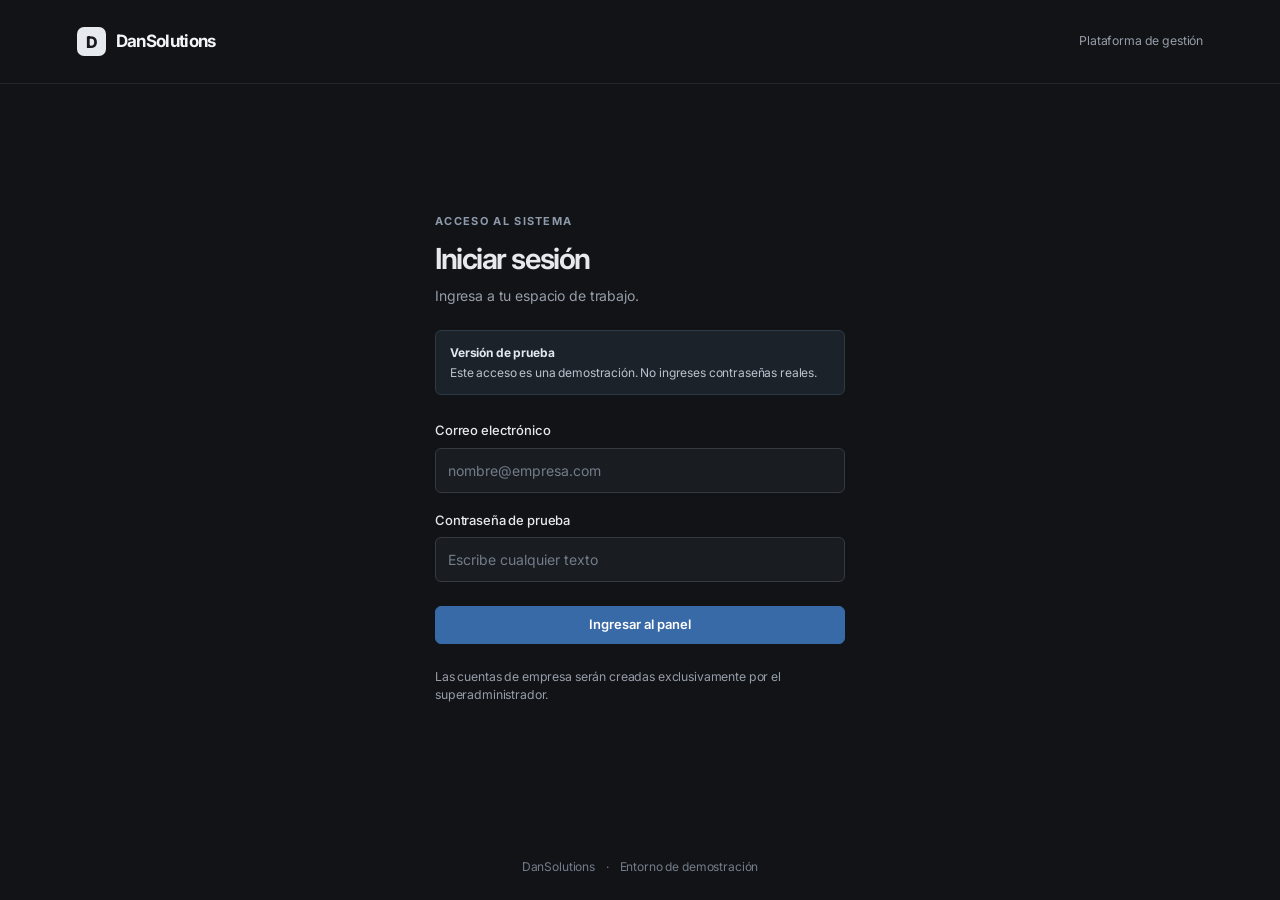
<file: index.html>
<!doctype html><html lang="es" data-bs-theme="dark"><head><meta charset="utf-8"><meta name="viewport" content="width=device-width, initial-scale=1"><title>Acceder · DanSolutions</title><link href="https://cdn.jsdelivr.net/npm/bootstrap@5.3.3/dist/css/bootstrap.min.css" rel="stylesheet"><link rel="stylesheet" href="assets/css/styles.css"></head><body class="login-page"><header class="login-header"><a class="wordmark" href="index.html"><span class="mark">D</span> DanSolutions</a><span class="muted small">Plataforma de gestión</span></header><main class="login-main"><div class="login-card"><div class="section-kicker">ACCESO AL SISTEMA</div><h1>Iniciar sesión</h1><p class="muted mb-4">Ingresa a tu espacio de trabajo.</p><div class="demo-note mb-4"><strong>Versión de prueba</strong><div>Este acceso es una demostración. No ingreses contraseñas reales.</div></div><form id="demoLogin"><div class="mb-3"><label class="form-label" for="email">Correo electrónico</label><input id="email" class="form-control" type="email" placeholder="nombre@empresa.com" autocomplete="off" required></div><div class="mb-4"><label class="form-label" for="password">Contraseña de prueba</label><input id="password" class="form-control" type="password" placeholder="Escribe cualquier texto" autocomplete="off" required></div><button class="btn btn-primary w-100 py-2" type="submit">Ingresar al panel</button></form><p class="muted small mt-4 mb-0">Las cuentas de empresa serán creadas exclusivamente por el superadministrador.</p></div></main><footer class="login-footer">DanSolutions <span>·</span> Entorno de demostración</footer><script src="assets/js/app.js"></script></body></html>
</file>
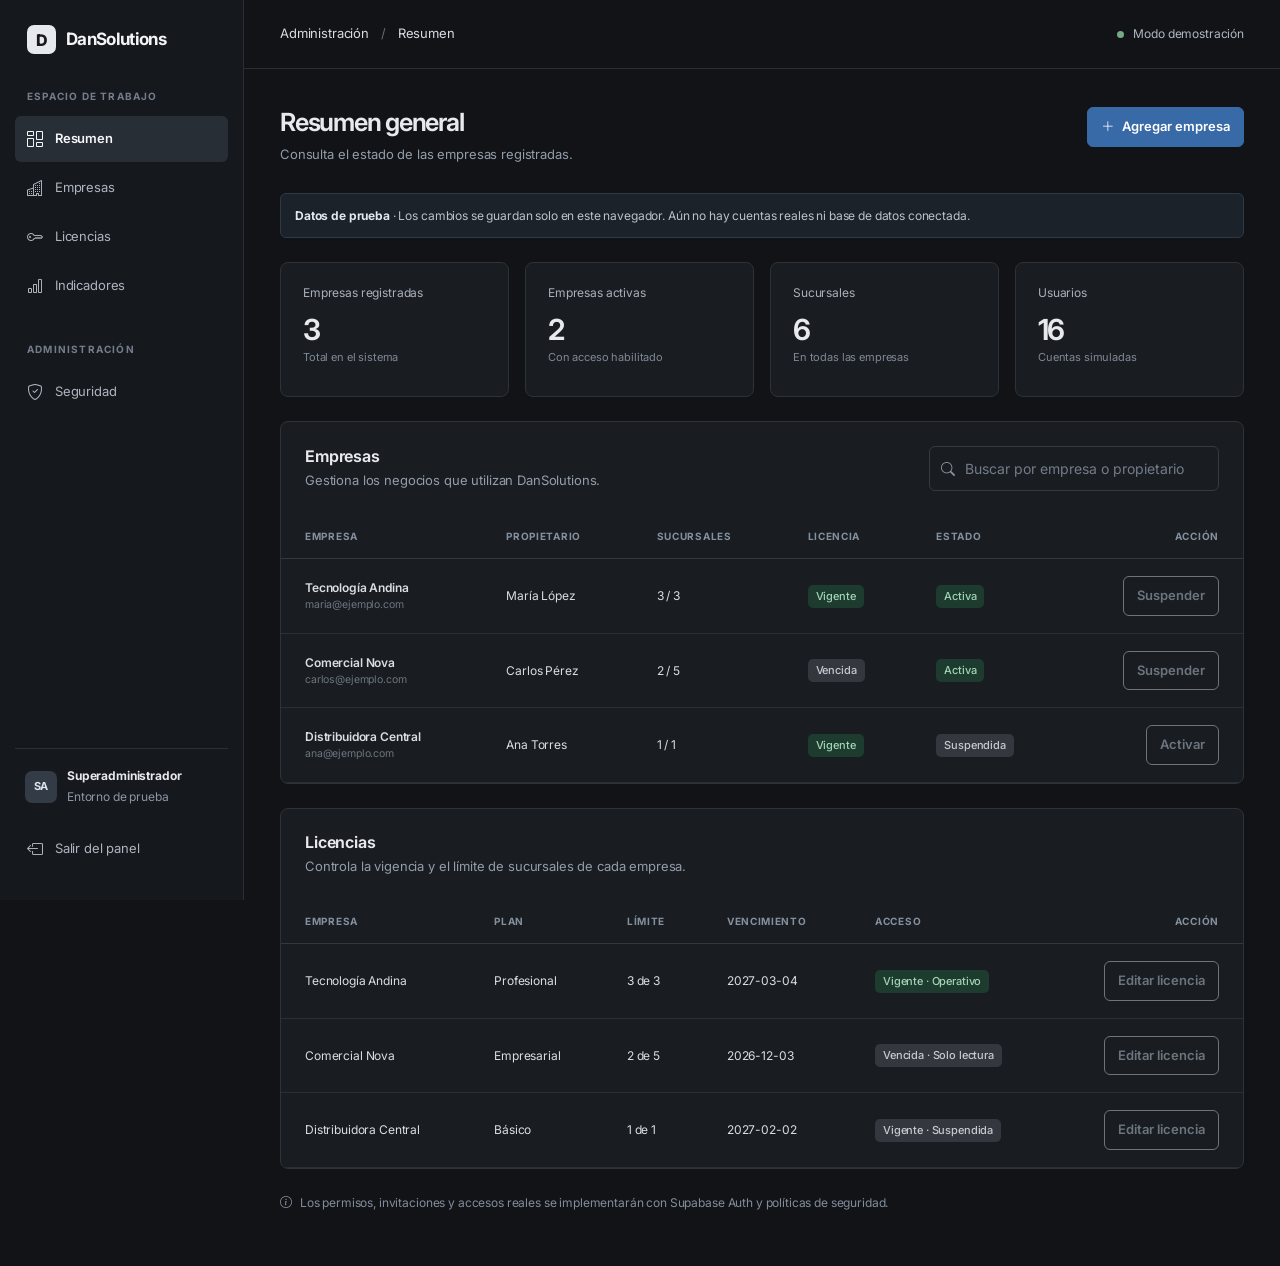
<file: dashboard.html>
<!doctype html><html lang="es" data-bs-theme="dark"><head><meta charset="utf-8"><meta name="viewport" content="width=device-width,initial-scale=1"><title>Administración · DanSolutions</title><link href="https://cdn.jsdelivr.net/npm/bootstrap@5.3.3/dist/css/bootstrap.min.css" rel="stylesheet"><link href="https://cdn.jsdelivr.net/npm/bootstrap-icons@1.11.3/font/bootstrap-icons.min.css" rel="stylesheet"><link rel="stylesheet" href="assets/css/styles.css"></head><body><div class="app-layout"><aside class="sidebar" id="sidebar"><a class="wordmark" href="dashboard.html"><span class="mark">D</span> DanSolutions</a><div class="workspace-label">ESPACIO DE TRABAJO</div><nav class="nav flex-column"><a class="nav-link active" href="dashboard.html"><i class="bi bi-columns-gap"></i> Resumen</a><a class="nav-link" href="#empresas"><i class="bi bi-buildings"></i> Empresas</a><a class="nav-link" href="#licencias"><i class="bi bi-key"></i> Licencias</a><a class="nav-link" href="#estadisticas"><i class="bi bi-bar-chart"></i> Indicadores</a><div class="nav-section">ADMINISTRACIÓN</div><a class="nav-link" href="#seguridad"><i class="bi bi-shield-check"></i> Seguridad</a></nav><div class="sidebar-bottom"><div class="account-line"><span class="avatar">SA</span><div><strong>Superadministrador</strong><small>Entorno de prueba</small></div></div><a class="nav-link mt-2" href="index.html"><i class="bi bi-box-arrow-left"></i> Salir del panel</a></div></aside><div class="main-area"><header class="topbar"><div class="d-flex align-items-center gap-3"><button class="btn btn-sm btn-outline-secondary d-lg-none" id="toggleMenu" aria-label="Abrir menú"><i class="bi bi-list"></i></button><span class="breadcrumb-label">Administración <span>/</span> Resumen</span></div><span class="environment"><span class="status-dot"></span> Modo demostración</span></header><main class="content"><div class="page-heading"><div><h1>Resumen general</h1><p>Consulta el estado de las empresas registradas.</p></div><button class="btn btn-primary" data-bs-toggle="modal" data-bs-target="#companyModal"><i class="bi bi-plus-lg me-2"></i>Agregar empresa</button></div><div class="demo-note mb-4"><strong>Datos de prueba</strong> · Los cambios se guardan solo en este navegador. Aún no hay cuentas reales ni base de datos conectada.</div><section id="estadisticas" class="row g-3 mb-4"><div class="col-sm-6 col-xl-3"><div class="metric"><div class="metric-label">Empresas registradas</div><div class="metric-value" id="countCompanies">0</div><div class="metric-foot">Total en el sistema</div></div></div><div class="col-sm-6 col-xl-3"><div class="metric"><div class="metric-label">Empresas activas</div><div class="metric-value" id="countActive">0</div><div class="metric-foot">Con acceso habilitado</div></div></div><div class="col-sm-6 col-xl-3"><div class="metric"><div class="metric-label">Sucursales</div><div class="metric-value" id="countBranches">0</div><div class="metric-foot">En todas las empresas</div></div></div><div class="col-sm-6 col-xl-3"><div class="metric"><div class="metric-label">Usuarios</div><div class="metric-value" id="countUsers">0</div><div class="metric-foot">Cuentas simuladas</div></div></div></section><section id="empresas" class="data-panel"><div class="panel-heading"><div><h2>Empresas</h2><p>Gestiona los negocios que utilizan DanSolutions.</p></div><div class="search-field"><i class="bi bi-search"></i><input id="searchCompany" class="form-control" type="search" placeholder="Buscar por empresa o propietario" aria-label="Buscar empresas"></div></div><div class="table-responsive"><table class="table align-middle mb-0"><thead><tr><th>EMPRESA</th><th>PROPIETARIO</th><th>SUCURSALES</th><th>LICENCIA</th><th>ESTADO</th><th class="text-end">ACCIÓN</th></tr></thead><tbody id="companiesTable"></tbody></table></div><p id="emptyMessage" class="muted text-center py-4 d-none">No se encontraron empresas.</p></section><section id="licencias" class="data-panel mt-4"><div class="panel-heading"><div><h2>Licencias</h2><p>Controla la vigencia y el límite de sucursales de cada empresa.</p></div></div><div class="table-responsive"><table class="table align-middle mb-0"><thead><tr><th>EMPRESA</th><th>PLAN</th><th>LÍMITE</th><th>VENCIMIENTO</th><th>ACCESO</th><th class="text-end">ACCIÓN</th></tr></thead><tbody id="licensesTable"></tbody></table></div></section><p id="seguridad" class="security-note"><i class="bi bi-info-circle me-2"></i>Los permisos, invitaciones y accesos reales se implementarán con Supabase Auth y políticas de seguridad.</p></main></div></div><div class="modal fade" id="companyModal" tabindex="-1" aria-labelledby="modalTitle" aria-hidden="true"><div class="modal-dialog modal-dialog-centered"><div class="modal-content"><form id="companyForm"><div class="modal-header"><h2 class="modal-title fs-5" id="modalTitle">Agregar empresa</h2><button class="btn-close" type="button" data-bs-dismiss="modal" aria-label="Cerrar"></button></div><div class="modal-body"><p class="muted small">Completa los datos básicos para crear una empresa de prueba.</p><div class="mb-3"><label class="form-label" for="companyName">Nombre comercial</label><input class="form-control" id="companyName" maxlength="80" required></div><div class="mb-3"><label class="form-label" for="ownerName">Nombre del propietario</label><input class="form-control" id="ownerName" maxlength="80" required></div><div class="mb-3"><label class="form-label" for="ownerEmail">Correo electrónico</label><input class="form-control" type="email" id="ownerEmail" required></div><div class="mb-3"><label class="form-label" for="newPlan">Plan inicial</label><select class="form-select" id="newPlan"><option value="1">Básico — 1 sucursal</option><option value="3" selected>Profesional — 3 sucursales</option><option value="5">Empresarial — 5 sucursales</option></select></div><div class="mb-3"><label class="form-label" for="newExpiry">Vencimiento</label><input class="form-control" id="newExpiry" type="date" required></div><div class="demo-note small">No se enviará ninguna invitación real.</div></div><div class="modal-footer"><button type="button" class="btn btn-outline-secondary" data-bs-dismiss="modal">Cancelar</button><button type="submit" class="btn btn-primary">Guardar empresa</button></div></form></div></div></div><div class="modal fade" id="licenseModal" tabindex="-1" aria-labelledby="licenseModalTitle" aria-hidden="true"><div class="modal-dialog modal-dialog-centered"><div class="modal-content"><form id="licenseForm"><div class="modal-header"><h2 class="modal-title fs-5" id="licenseModalTitle">Editar licencia</h2><button type="button" class="btn-close" data-bs-dismiss="modal" aria-label="Cerrar"></button></div><div class="modal-body"><p class="muted" id="licenseCompany"></p><input type="hidden" id="licenseId"><div class="mb-3"><label class="form-label" for="licenseLimit">Máximo de sucursales</label><input type="number" min="1" max="9999" step="1" class="form-control" id="licenseLimit" required></div><div class="mb-3"><label class="form-label" for="licenseExpiry">Fecha de vencimiento</label><input type="date" class="form-control" id="licenseExpiry" required></div><div class="form-check"><input class="form-check-input" type="checkbox" id="licenseEnabled"><label class="form-check-label" for="licenseEnabled">Licencia habilitada</label></div><p class="muted small mt-3 mb-0">Una licencia vencida o deshabilitada deja a la empresa en modo de solo lectura. La suspensión de empresa se gestiona por separado.</p></div><div class="modal-footer"><button type="button" class="btn btn-outline-secondary" data-bs-dismiss="modal">Cancelar</button><button type="submit" class="btn btn-primary">Guardar licencia</button></div></form></div></div></div><script src="https://cdn.jsdelivr.net/npm/bootstrap@5.3.3/dist/js/bootstrap.bundle.min.js"></script><script src="assets/js/app.js"></script></body></html>
</file>
<file: assets/css/styles.css>
@import url('https://fonts.googleapis.com/css2?family=Inter:wght@400;500;600;700&display=swap');:root{--bs-body-bg:#111317;--bs-body-color:#e7e9ec;--bs-primary:#4778b9;--bs-primary-rgb:71,120,185;--bs-border-color:#2b3037;--muted:#969da8}*{box-sizing:border-box}body{font-family:Inter,system-ui,-apple-system,sans-serif;font-size:14px;letter-spacing:-.01em;background:#111317;color:#e7e9ec}.muted{color:var(--muted)}.wordmark{color:#f3f4f6;text-decoration:none;font-weight:700;letter-spacing:-.04em;font-size:17px;display:inline-flex;align-items:center;gap:10px}.wordmark:hover{color:#fff}.mark{width:29px;height:29px;display:inline-grid;place-items:center;background:#e6e9ed;color:#17191e;border-radius:7px;font-size:16px;font-weight:800}.form-control{background:#191d22;border:1px solid #343a42;border-radius:6px;color:#f1f2f4;font-size:14px;padding:11px 12px}.form-control:focus{background:#191d22;color:#fff;border-color:#668cb9;box-shadow:0 0 0 3px rgba(71,120,185,.14)}.form-control::placeholder{color:#737c88}.form-label{font-weight:500;font-size:13px;margin-bottom:7px}.btn{border-radius:6px;font-size:13px;font-weight:600;padding:9px 13px}.btn-primary{background:#386aa7;border-color:#386aa7}.btn-primary:hover{background:#487ab6;border-color:#487ab6}.login-page{min-height:100vh;display:flex;flex-direction:column}.login-header{height:84px;padding:0 max(28px,6vw);display:flex;align-items:center;justify-content:space-between;border-bottom:1px solid #23272d}.login-main{flex:1;display:grid;place-items:center;padding:44px 18px}.login-card{width:min(100%,410px)}.login-card h1{font-size:29px;letter-spacing:-.05em;font-weight:650;margin:12px 0 8px}.section-kicker{font-size:11px;letter-spacing:.12em;color:#8e9aaa;font-weight:700}.demo-note{background:#1b2229;border:1px solid #2c3a47;border-radius:6px;padding:12px 14px;color:#b8c3ce;font-size:12px;line-height:1.65}.demo-note strong{color:#e1e8f0}.login-footer{padding:24px;text-align:center;color:#747d89;font-size:12px}.login-footer span{padding:0 8px}.app-layout{display:flex;min-height:100vh}.sidebar{width:244px;background:#15181d;border-right:1px solid #292e35;position:fixed;inset:0 auto 0 0;display:flex;flex-direction:column;padding:25px 15px;z-index:1040}.sidebar>.wordmark{margin:0 12px 35px}.workspace-label,.nav-section{font-size:10px;letter-spacing:.12em;font-weight:700;color:#747e8b;margin:0 12px 12px}.nav-section{margin-top:30px}.sidebar .nav-link{display:flex;align-items:center;gap:12px;padding:11px 12px;color:#aeb5bf;font-size:13px;border-radius:6px;margin-bottom:3px}.sidebar .nav-link i{font-size:16px}.sidebar .nav-link:hover{color:#f1f2f4;background:#22262c}.sidebar .nav-link.active{background:#282e36;color:#f5f6f8;font-weight:600}.sidebar-bottom{margin-top:auto;border-top:1px solid #2a3037;padding-top:18px}.account-line{display:flex;gap:10px;align-items:center;padding:0 10px 12px}.account-line strong,.account-line small{display:block;font-size:12px}.account-line small{color:#8c96a3;margin-top:3px}.avatar{width:32px;height:32px;display:grid;place-items:center;background:#333b46;border-radius:7px;color:#dbe5f0;font-weight:700;font-size:11px}.main-area{margin-left:244px;width:calc(100% - 244px);min-width:0}.topbar{height:69px;border-bottom:1px solid #292e35;display:flex;justify-content:space-between;align-items:center;padding:0 36px}.breadcrumb-label{font-size:13px;color:#d7dce2}.breadcrumb-label span{color:#626d7a;padding:0 8px}.environment{font-size:12px;color:#aeb7c1}.status-dot{display:inline-block;background:#75aa87;border-radius:50%;height:7px;width:7px;margin-right:7px}.content{max-width:1450px;margin:auto;padding:38px 36px}.page-heading{display:flex;justify-content:space-between;align-items:flex-start;gap:20px;margin-bottom:28px}.page-heading h1{font-size:25px;font-weight:650;letter-spacing:-.05em;margin-bottom:8px}.page-heading p,.panel-heading p{color:#939daa;margin:0;font-size:13px}.metric{background:#191d22;border:1px solid #2c3239;border-radius:8px;padding:21px 22px;min-height:135px}.metric-label{color:#a8b0ba;font-size:12px}.metric-value{font-size:29px;letter-spacing:-.06em;font-weight:650;margin:13px 0 5px;line-height:1}.metric-foot{font-size:11px;color:#7f8995}.data-panel{border:1px solid #2d333a;border-radius:8px;background:#191d22;overflow:hidden}.panel-heading{padding:24px;display:flex;align-items:center;justify-content:space-between;gap:20px}.panel-heading h2{font-size:16px;font-weight:650;margin-bottom:5px}.search-field{position:relative;width:min(100%,290px)}.search-field i{position:absolute;left:12px;top:12px;color:#8b95a1}.search-field input{padding-left:35px}.table{--bs-table-bg:transparent;--bs-table-color:#d9dee5;--bs-table-border-color:#2b3139;font-size:12px}.table thead th{color:#84909d;font-size:10px;letter-spacing:.07em;font-weight:700;border-bottom:1px solid #323840;padding:14px 24px;white-space:nowrap}.table tbody td{padding:17px 24px;border-color:#292f36}.table strong{font-size:12px;font-weight:600}.table .badge{font-weight:500;font-size:11px;border-radius:5px;padding:6px 8px}.table .text-bg-success{background:#1d3b2e!important;color:#a2d4b5!important}.table .text-bg-secondary{background:#34383e!important;color:#c6c9ce!important}.table .btn{white-space:nowrap}.security-note{color:#828d9b;font-size:12px;margin-top:25px}.modal-content{background:#1b1f25;border:1px solid #363c44;border-radius:9px}.modal-header,.modal-footer{border-color:#303741}@media(max-width:991px){.sidebar{transform:translateX(-100%);transition:transform .2s}.sidebar.open{transform:translateX(0);box-shadow:0 0 0 100vmax rgba(0,0,0,.5)}.main-area{margin-left:0;width:100%}.topbar{padding:0 20px}.content{padding:26px 20px}}@media(max-width:640px){.login-header{height:70px;padding:0 20px}.login-header>.muted{display:none}.page-heading,.panel-heading{flex-direction:column;align-items:stretch}.page-heading .btn{align-self:flex-start}.search-field{width:100%}.content{padding:25px 16px}.table thead th,.table tbody td{padding:14px 16px}.metric{min-height:115px}.environment{font-size:10px}}
.form-select{background-color:#191d22;border:1px solid #343a42;border-radius:6px;color:#f1f2f4;padding:11px 12px}.form-select:focus{background-color:#191d22;color:#fff;border-color:#668cb9;box-shadow:0 0 0 3px rgba(71,120,185,.14)}.form-check-input{background-color:#191d22;border-color:#68727e}
</file>
